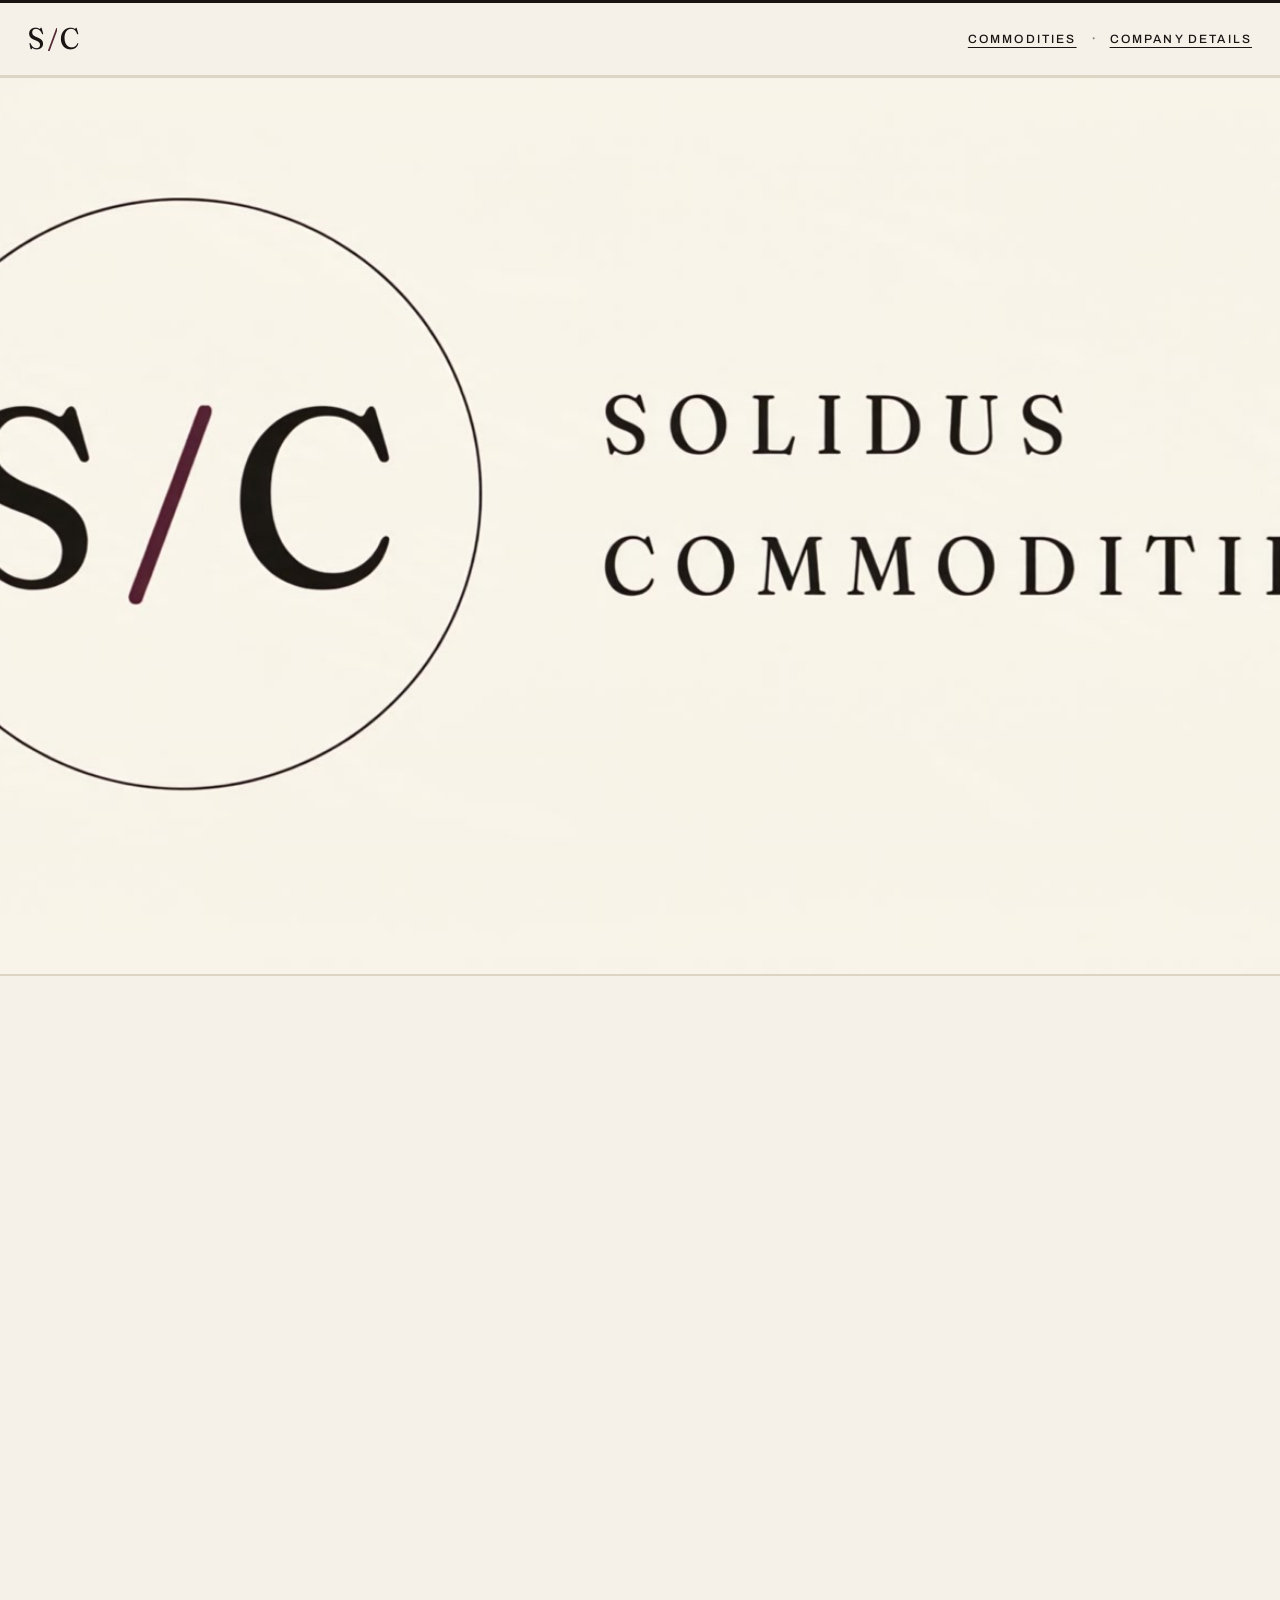
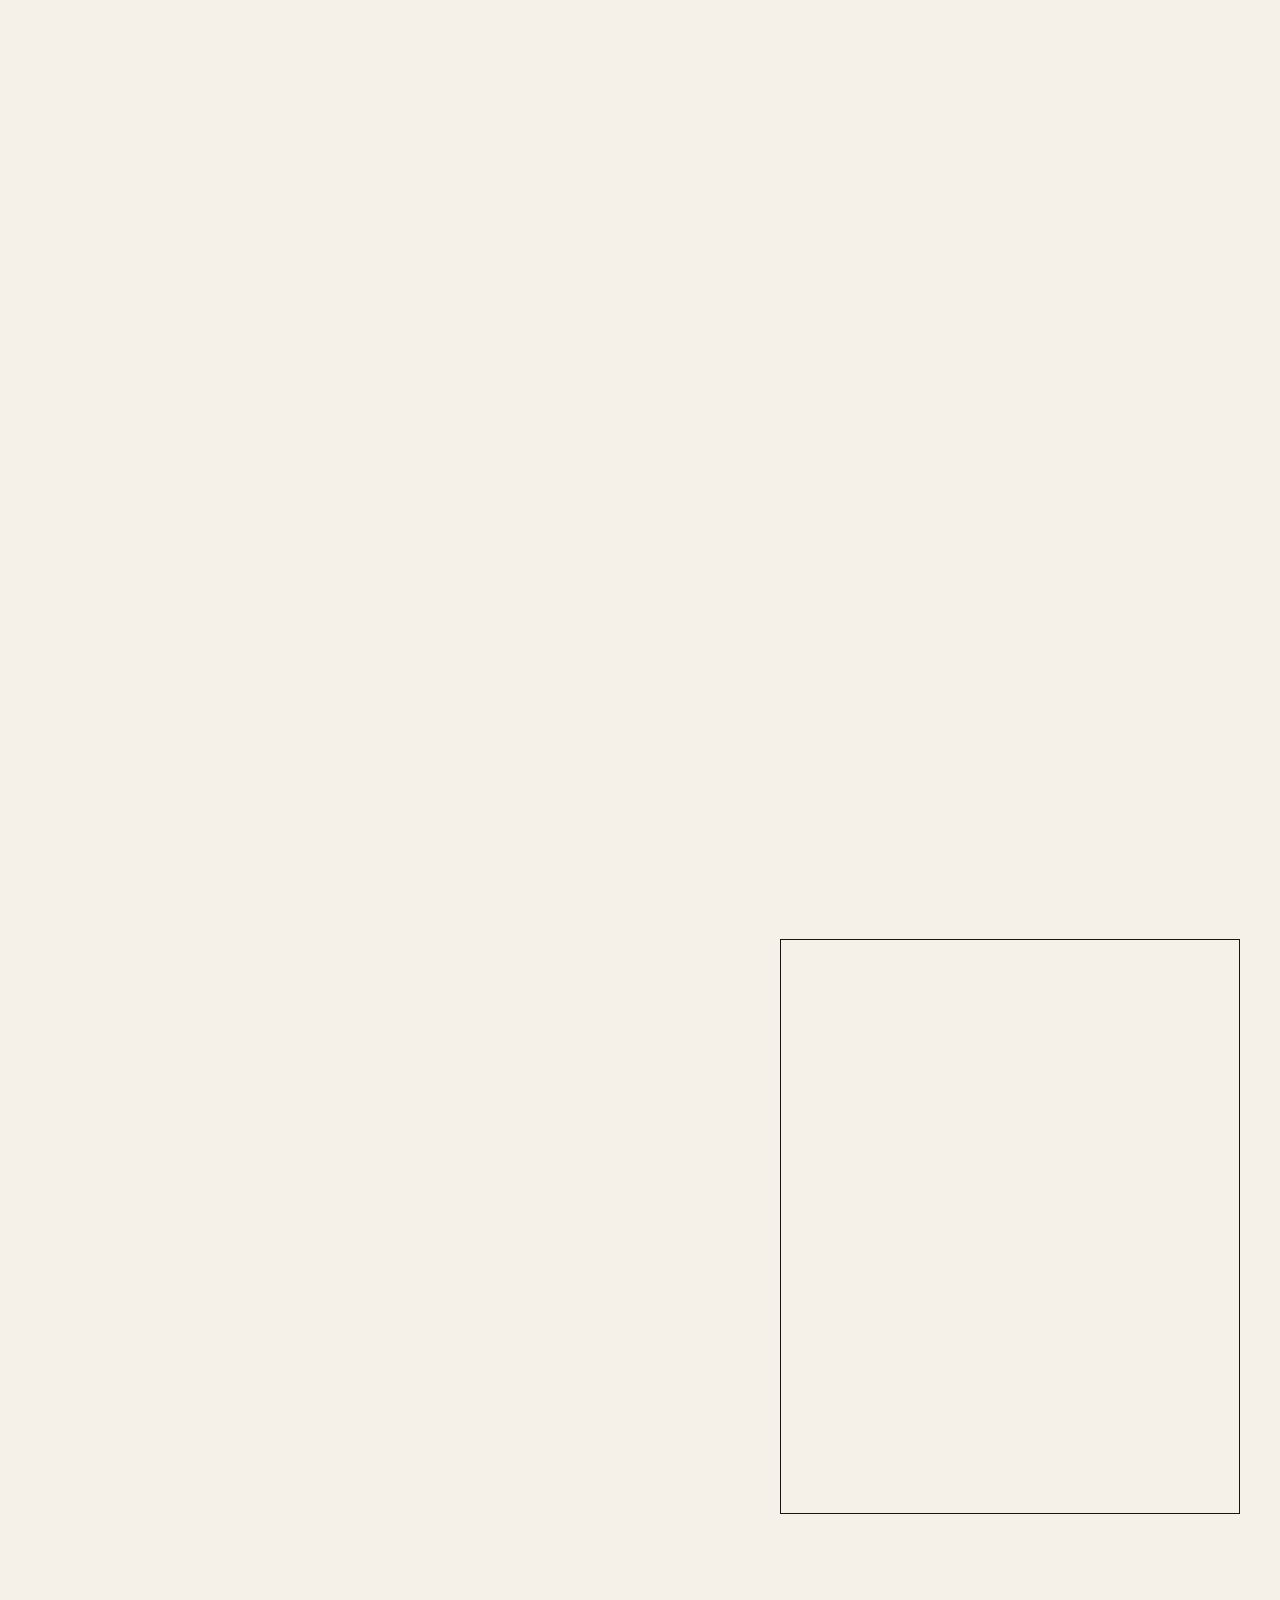
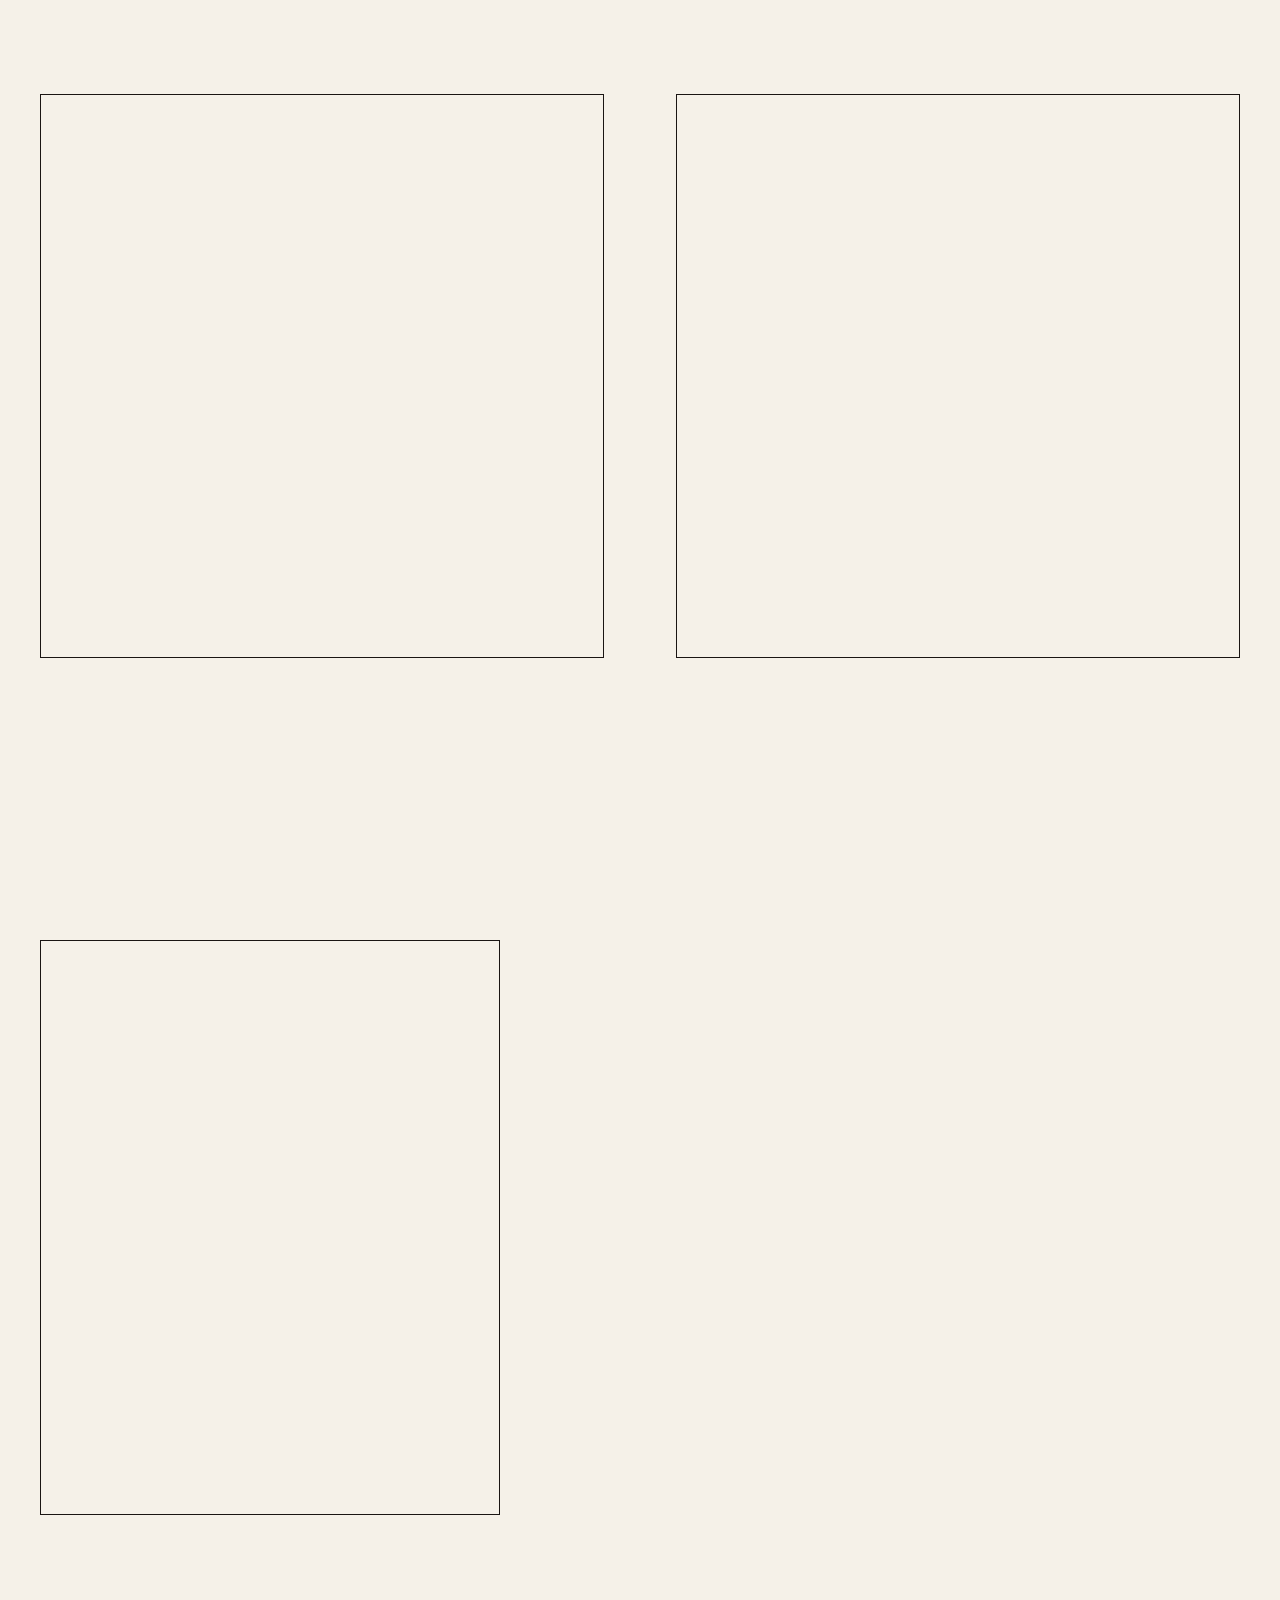
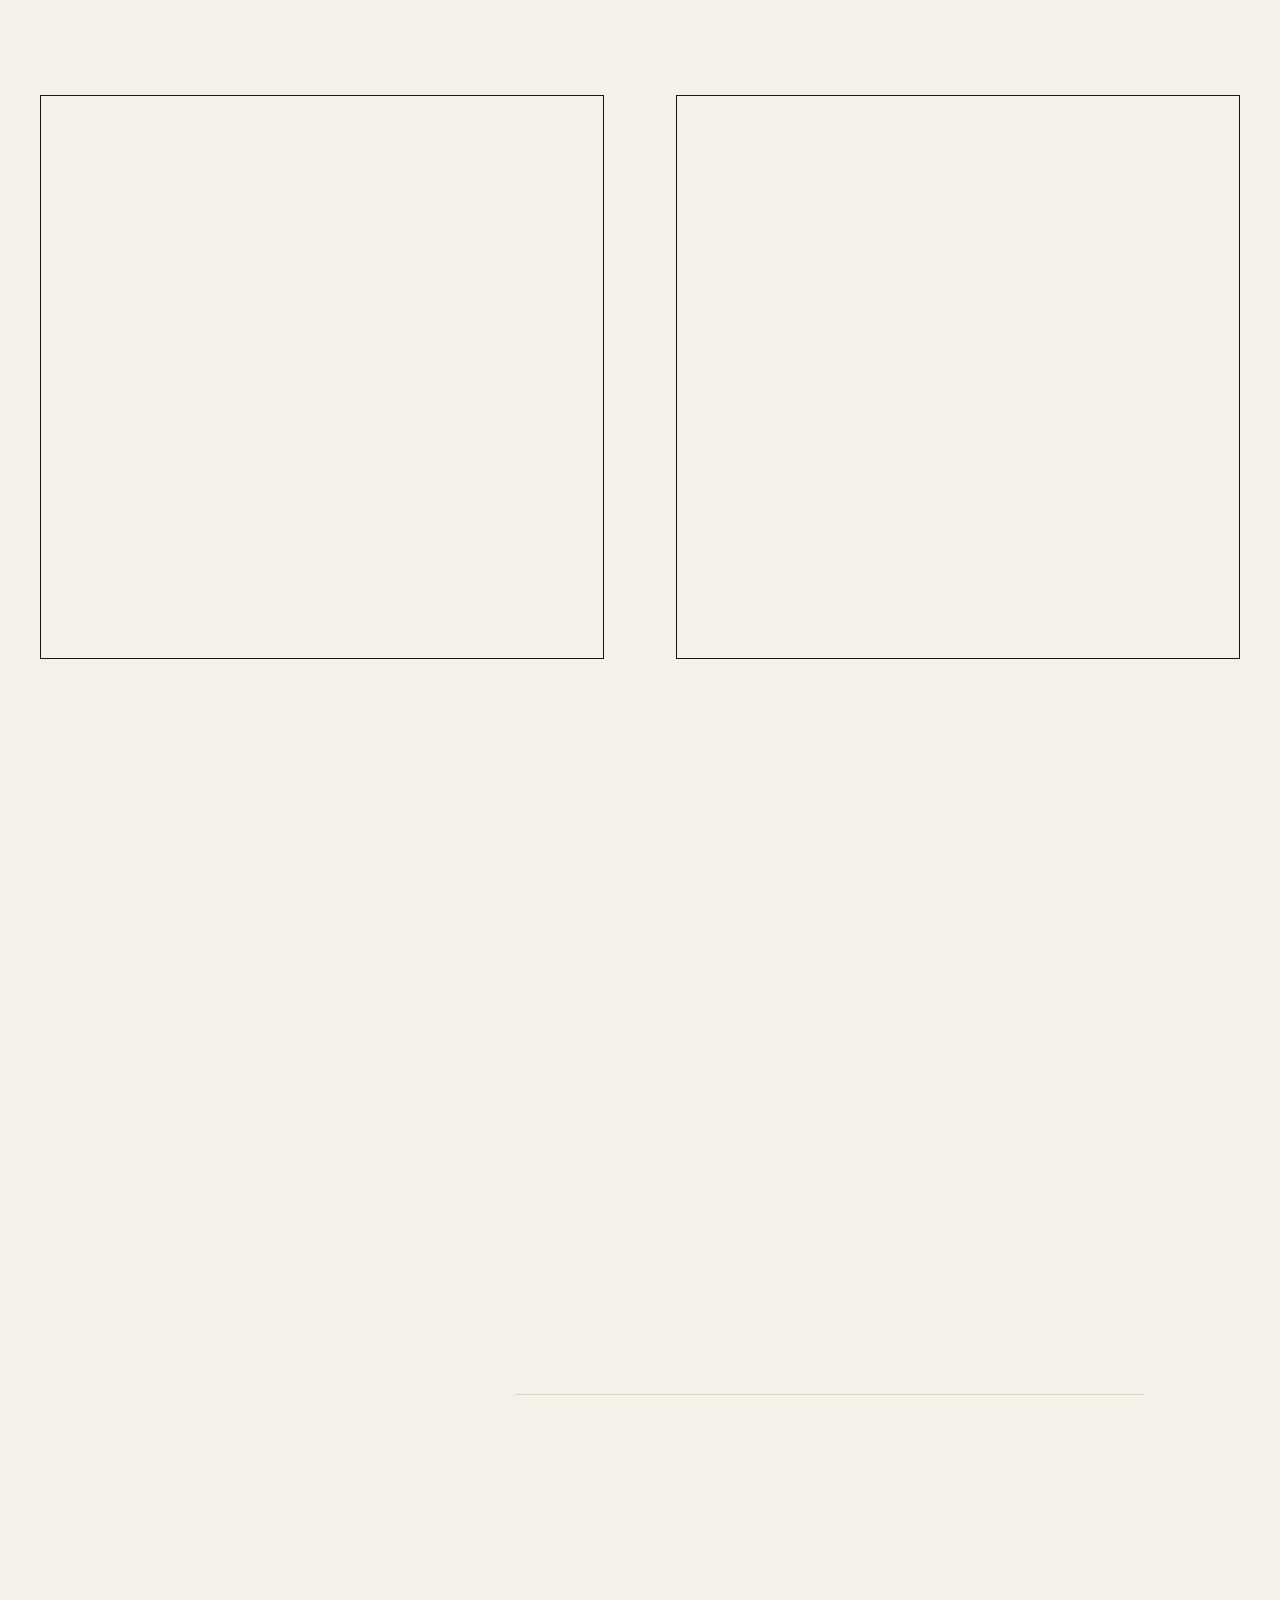
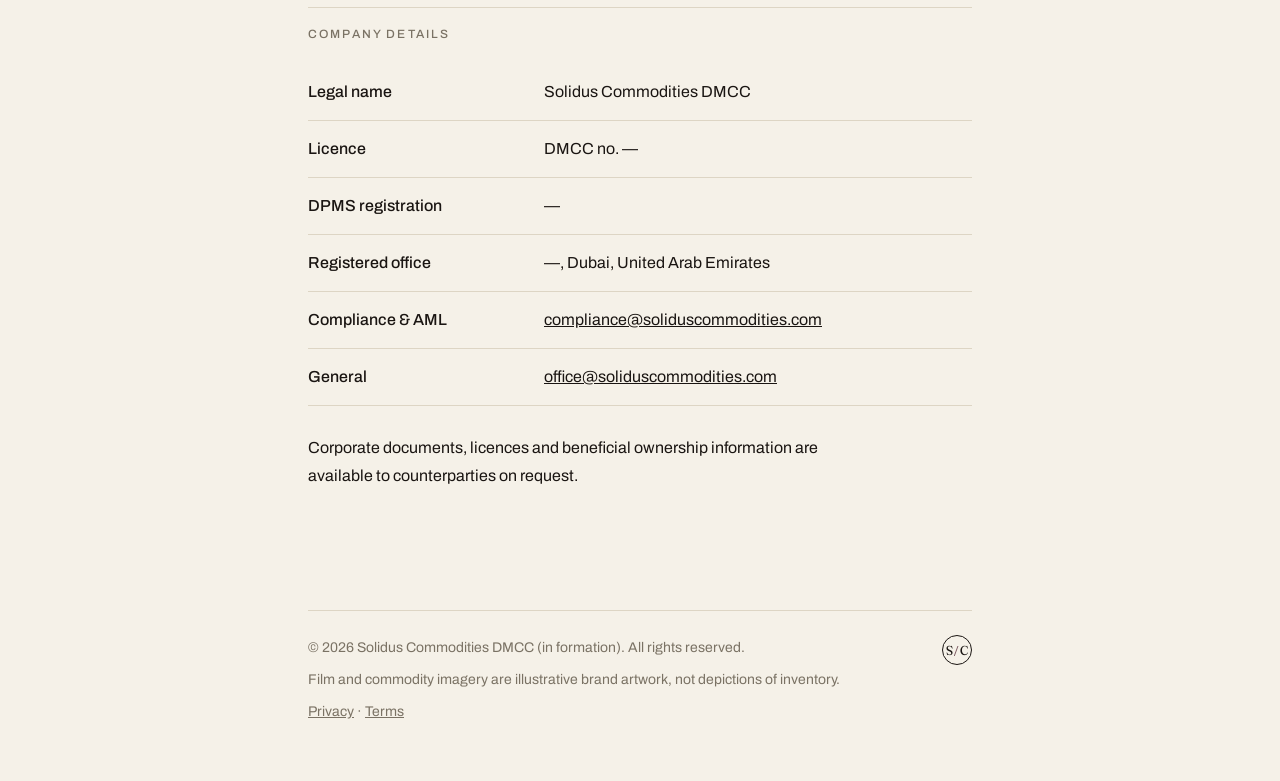
<file: index.html>
<!DOCTYPE html>
<html lang="en">
<head>
<meta charset="utf-8">
<meta name="viewport" content="width=device-width, initial-scale=1">
<meta http-equiv="Content-Security-Policy" content="default-src 'self'; script-src 'self'; style-src 'self'; font-src 'self'; img-src 'self'; media-src 'self'; connect-src 'self'; object-src 'none'; base-uri 'self'; form-action 'none'; upgrade-insecure-requests">
<title>Solidus Commodities DMCC | Physical commodities, Dubai</title>
<meta name="description" content="Solidus Commodities DMCC is a merchant and broker of physical commodities, incorporated in the Dubai Multi Commodities Centre.">
<meta property="og:title" content="Solidus Commodities DMCC | Physical commodities, Dubai">
<meta property="og:description" content="Solidus Commodities DMCC is a merchant and broker of physical commodities, incorporated in the Dubai Multi Commodities Centre.">
<meta property="og:image" content="https://soliduscommodities.com/assets/img/og-card-1200x630.png">
<meta property="og:image:width" content="1200">
<meta property="og:image:height" content="630">
<meta property="og:url" content="https://soliduscommodities.com/">
<meta property="og:type" content="website">
<meta property="og:site_name" content="Solidus Commodities DMCC">
<meta name="twitter:card" content="summary_large_image">
<meta name="twitter:title" content="Solidus Commodities DMCC | Physical commodities, Dubai">
<meta name="twitter:description" content="Solidus Commodities DMCC is a merchant and broker of physical commodities, incorporated in the Dubai Multi Commodities Centre.">
<meta name="twitter:image" content="https://soliduscommodities.com/assets/img/og-card-1200x630.png">
<link rel="canonical" href="https://soliduscommodities.com/">
<meta name="theme-color" content="#F5F1E8">
<script type="application/ld+json">
{
  "@context": "https://schema.org",
  "@type": "Organization",
  "name": "Solidus Commodities DMCC",
  "url": "https://soliduscommodities.com/",
  "logo": "https://soliduscommodities.com/assets/img/favicon-512.png",
  "image": "https://soliduscommodities.com/assets/img/og-card-1200x630.png",
  "description": "Solidus Commodities DMCC is a merchant and broker of physical commodities, incorporated in the Dubai Multi Commodities Centre.",
  "email": "office@soliduscommodities.com",
  "address": {
    "@type": "PostalAddress",
    "addressLocality": "Dubai",
    "addressCountry": "AE"
  }
}
</script>
<link rel="icon" type="image/png" sizes="512x512" href="assets/img/favicon-512.png">
<link rel="apple-touch-icon" href="assets/img/favicon-512.png">
<link rel="stylesheet" href="css/site.css?v=20260920a">
</head>
<body>

<header class="site-header">
  <a class="brand" href="#top" aria-label="Solidus Commodities">
    <span class="monogram" aria-hidden="true">S<svg class="slash" viewBox="0 0 40 96" aria-hidden="true" focusable="false"><line x1="3.5" y1="93" x2="36.5" y2="3"/></svg>C</span>
  </a>
  <nav aria-label="Sections">
    <a class="nav-link" href="#commodities">Commodities</a>
    <span class="nav-sep" aria-hidden="true">&middot;</span>
    <a class="nav-link" href="#company-details">Company details</a>
  </nav>
</header>

<section id="top" class="hero" data-hero-section>
  <div class="hero-sticky" data-hero-sticky>
    <figure class="hero-box" data-hero-box>
      <img data-hero-media src="assets/img/solidus-lockup-2016.png" alt="Solidus Commodities" width="2016" height="840" decoding="async">
    </figure>
  </div>
</section>

<main>
  <h1 class="sr-only">Solidus Commodities DMCC</h1>
  <section class="firm" aria-label="The firm">
    <div data-reveal>
      <div class="section-head"><h2>The firm</h2></div>
      <p>Solidus Commodities DMCC is a merchant and broker of physical commodities, incorporated in the Dubai Multi Commodities Centre. The firm buys, sells and connects verified supply to vetted buyers, and is licensed to import, export and sell.</p>
      <p>Counterparties are onboarded before commerce. Consignments move on documentation of origin, assay and chain of custody, or they do not move.</p>
      <p class="firm-note">The firm takes its name from the solidus, the gold coin struck under Constantine from A.D. 312. It held its weight and purity for seven centuries.</p>
    </div>
  </section>

  <section id="commodities" class="commodities">
    <div class="commodities-intro" data-reveal>
      <div class="section-head"><h2>Commodities</h2></div>
      <p>Physical trade in six lines, sourced against documentation and delivered to specification.</p>
    </div>
    <div class="commodity-rows">

      <div class="crow" data-crow>
        <div class="crow-text">
          <div class="crow-num" data-num>01</div>
          <div class="crow-name">GOLD</div>
          <p>Dor&eacute; from verified producers; refined bar to market specification. Traded on assay and provenance.</p>
        </div>
        <div class="crow-media">
          <div class="crow-frame" data-drift>
            <img src="assets/img/gold-1120.jpg" srcset="assets/img/gold-560.jpg 560w, assets/img/gold-1120.jpg 1120w, assets/img/gold-1600.jpg 1600w" sizes="(max-width: 751px) calc(100vw - 56px), 460px" width="1120" height="1400" loading="lazy" decoding="async" alt="Gold, brand artwork">
          </div>
        </div>
      </div>

      <div class="crow-pair">
        <div class="pair-item" data-crow>
          <div class="crow-frame">
            <img src="assets/img/copper-1120.jpg" srcset="assets/img/copper-560.jpg 560w, assets/img/copper-1120.jpg 1120w, assets/img/copper-1600.jpg 1600w" sizes="(max-width: 751px) calc(100vw - 56px), 564px" width="1120" height="1400" loading="lazy" decoding="async" alt="Copper, brand artwork">
          </div>
          <div class="crow-num" data-num>02</div>
          <div class="crow-name">COPPER</div>
          <p>Cathode, wire rod and concentrate to industrial specification.</p>
        </div>
        <div class="pair-item" data-crow>
          <div class="crow-frame">
            <img src="assets/img/cobalt-1120.jpg" srcset="assets/img/cobalt-560.jpg 560w, assets/img/cobalt-1120.jpg 1120w, assets/img/cobalt-1600.jpg 1600w" sizes="(max-width: 751px) calc(100vw - 56px), 564px" width="1120" height="1400" loading="lazy" decoding="async" alt="Cobalt, brand artwork">
          </div>
          <div class="crow-num" data-num>03</div>
          <div class="crow-name">COBALT</div>
          <p>Metal briquette and hydroxide, sourced under due diligence appropriate to origin.</p>
        </div>
      </div>

      <div class="crow" data-crow>
        <div class="crow-media crow-media-left">
          <div class="crow-frame" data-drift>
            <img src="assets/img/coal-1120.jpg" srcset="assets/img/coal-560.jpg 560w, assets/img/coal-1120.jpg 1120w, assets/img/coal-1600.jpg 1600w" sizes="(max-width: 751px) calc(100vw - 56px), 460px" width="1120" height="1400" loading="lazy" decoding="async" alt="Coal, brand artwork">
          </div>
        </div>
        <div class="crow-text crow-text-mirror">
          <div class="crow-num" data-num>04</div>
          <div class="crow-name">COAL</div>
          <p>Thermal and metallurgical grades, contracted on calorific value, ash and sulphur.</p>
        </div>
      </div>

      <div class="crow-pair crow-pair-mirror">
        <div class="pair-item" data-crow>
          <div class="crow-frame">
            <img src="assets/img/fertiliser-1120.jpg" srcset="assets/img/fertiliser-560.jpg 560w, assets/img/fertiliser-1120.jpg 1120w, assets/img/fertiliser-1600.jpg 1600w" sizes="(max-width: 751px) calc(100vw - 56px), 564px" width="1120" height="1400" loading="lazy" decoding="async" alt="Fertiliser, brand artwork">
          </div>
          <div class="crow-num" data-num>05</div>
          <div class="crow-name">FERTILISER</div>
          <p>Urea, potash and phosphates in bulk, delivered to season and contract.</p>
        </div>
        <div class="pair-item" data-crow>
          <div class="crow-frame">
            <img src="assets/img/sulphur-1120.jpg" srcset="assets/img/sulphur-560.jpg 560w, assets/img/sulphur-1120.jpg 1120w, assets/img/sulphur-1600.jpg 1600w" sizes="(max-width: 751px) calc(100vw - 56px), 564px" width="1120" height="1400" loading="lazy" decoding="async" alt="Sulphur, brand artwork">
          </div>
          <div class="crow-num" data-num>06</div>
          <div class="crow-name">SULPHUR</div>
          <p>Granulated, in bulk, contracted on specification and laycan.</p>
        </div>
      </div>

    </div>
  </section>

  <section class="compliance" aria-label="Compliance">
    <div class="compliance-title">
      <div class="section-head section-head-tight" data-reveal><h2>Compliance</h2></div>
    </div>
    <div class="compliance-register">
      <dl class="register">
        <div class="register-row" data-comp-row>
          <dt>DPMS registration</dt>
          <dd>Ministry of Economy, reg. no. &mdash;</dd>
        </div>
        <div class="register-row" data-comp-row>
          <dt>goAML enrolment</dt>
          <dd>UAE Financial Intelligence Unit</dd>
        </div>
        <div class="register-row" data-comp-row>
          <dt>AML/CFT programme</dt>
          <dd>Maintained and filed; available to counterparties under NDA</dd>
        </div>
        <div class="register-row" data-comp-row>
          <dt>Supply-chain due diligence</dt>
          <dd>Aligned to the OECD Due Diligence Guidance for mineral supply chains from conflict-affected and high-risk areas</dd>
        </div>
        <div class="register-row" data-comp-row>
          <dt>Settlement</dt>
          <dd>Through regulated banking channels, structured to contract: telegraphic transfer, documentary letter of credit, documentary collection, or escrow.</dd>
        </div>
      </dl>
      <p class="register-close" data-comp-row>Counterparty onboarding precedes commercial discussion. Documentation precedes movement.</p>
    </div>
  </section>

  <section id="company-details" class="company">
    <div class="section-head"><h2>Company details</h2></div>
    <dl class="register">
      <div class="register-row register-row-first">
        <dt>Legal name</dt>
        <dd>Solidus Commodities DMCC</dd>
      </div>
      <div class="register-row">
        <dt>Licence</dt>
        <dd>DMCC no. &mdash;</dd>
      </div>
      <div class="register-row">
        <dt>DPMS registration</dt>
        <dd>&mdash;</dd>
      </div>
      <div class="register-row">
        <dt>Registered office</dt>
        <dd>&mdash;, Dubai, United Arab Emirates</dd>
      </div>
      <div class="register-row">
        <dt>Compliance &amp; AML</dt>
        <dd><a href="mailto:compliance@soliduscommodities.com">compliance@soliduscommodities.com</a></dd>
      </div>
      <div class="register-row">
        <dt>General</dt>
        <dd><a href="mailto:office@soliduscommodities.com">office@soliduscommodities.com</a></dd>
      </div>
    </dl>
    <p class="register-close">Corporate documents, licences and beneficial ownership information are available to counterparties on request.</p>
  </section>
</main>

<footer class="site-footer">
  <div class="footer-inner">
    <div class="footer-text">
      <p>&copy; 2026 Solidus Commodities DMCC (in formation). All rights reserved.</p>
      <p>Film and commodity imagery are illustrative brand artwork, not depictions of inventory.</p>
      <p class="footer-links"><a href="/privacy">Privacy</a> <span aria-hidden="true">&middot;</span> <a href="/terms">Terms</a></p>
    </div>
    <span class="monogram-avatar" aria-hidden="true">
      <span class="monogram monogram-small">S<svg class="slash" viewBox="0 0 40 96" aria-hidden="true" focusable="false"><line x1="3.5" y1="93" x2="36.5" y2="3"/></svg>C</span>
    </span>
  </div>
</footer>

<script src="js/site.js?v=20260920a" defer></script>
</body>
</html>
</file>
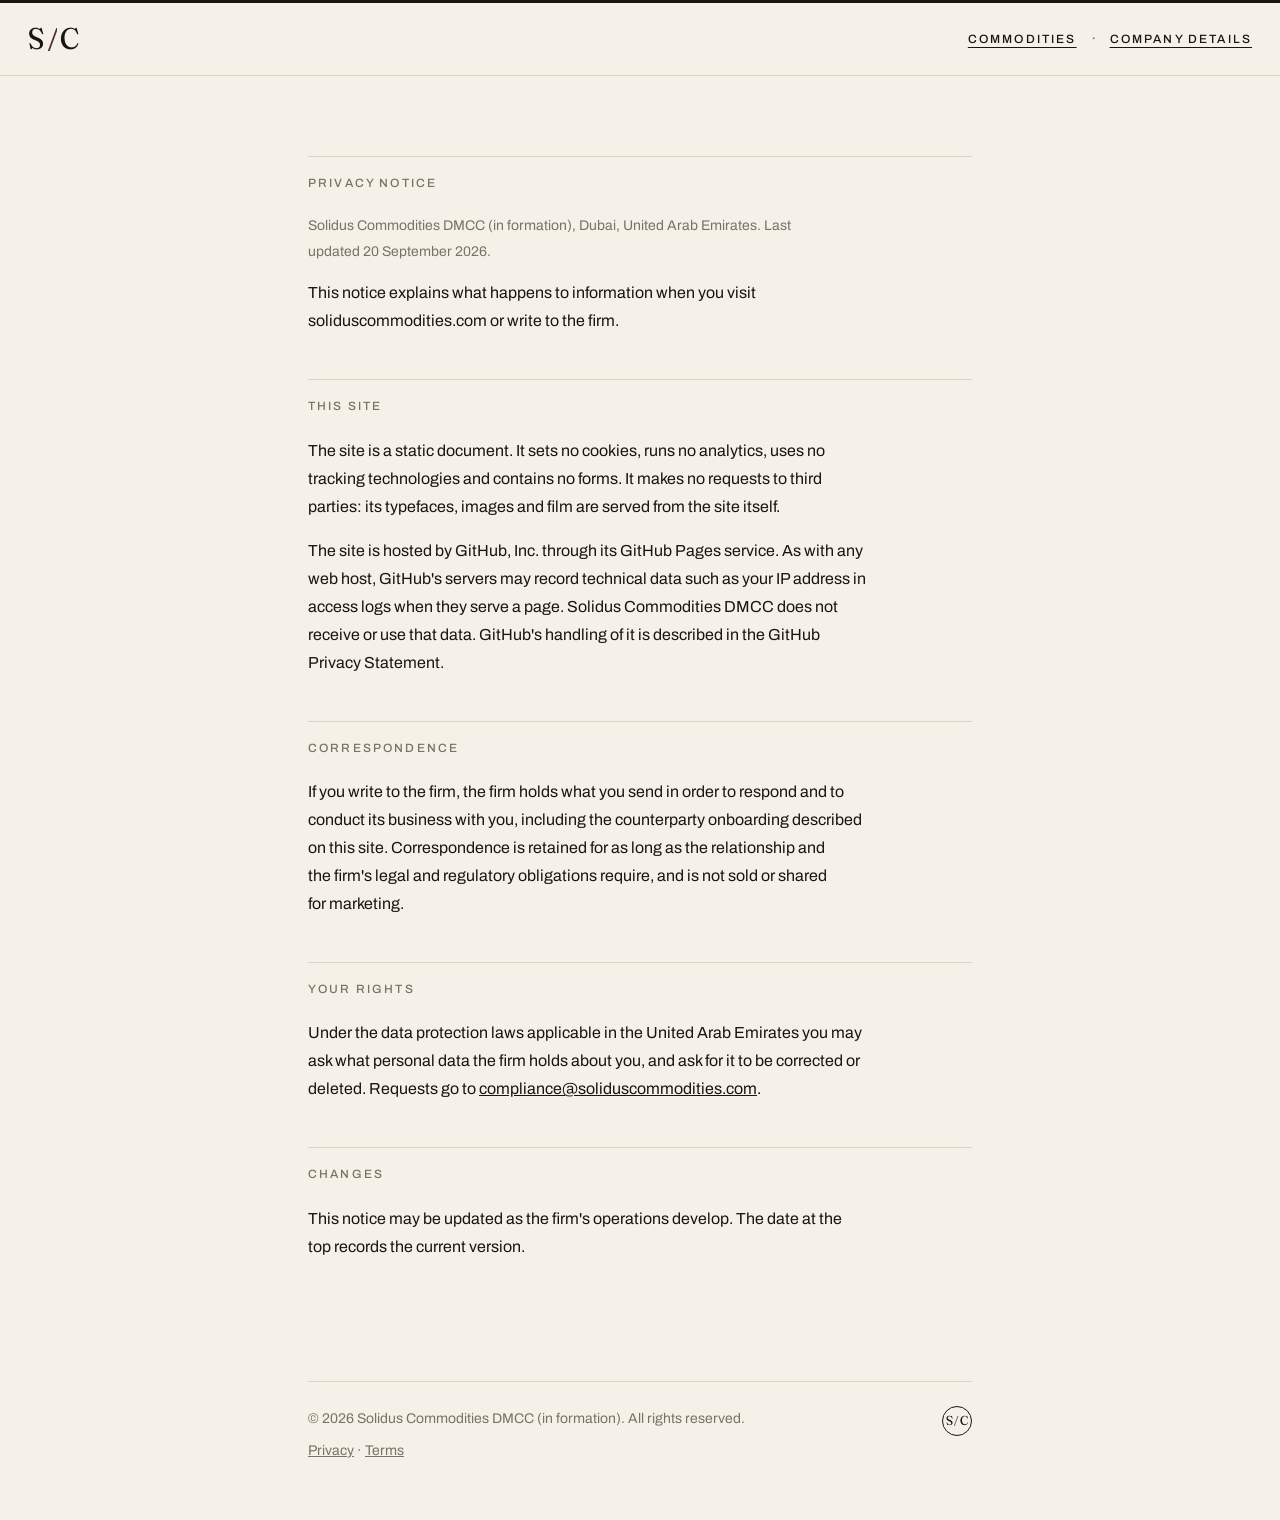
<file: privacy.html>
<!DOCTYPE html>
<html lang="en">
<head>
<meta charset="utf-8">
<meta name="viewport" content="width=device-width, initial-scale=1">
<meta http-equiv="Content-Security-Policy" content="default-src 'self'; script-src 'self'; style-src 'self'; font-src 'self'; img-src 'self'; media-src 'self'; connect-src 'self'; object-src 'none'; base-uri 'self'; form-action 'none'; upgrade-insecure-requests">
<title>Privacy notice | Solidus Commodities DMCC</title>
<meta name="description" content="Privacy notice for soliduscommodities.com. The site sets no cookies, runs no analytics and collects no personal data.">
<link rel="canonical" href="https://soliduscommodities.com/privacy">
<meta name="theme-color" content="#F5F1E8">
<link rel="icon" type="image/png" sizes="512x512" href="/assets/img/favicon-512.png">
<link rel="apple-touch-icon" href="/assets/img/favicon-512.png">
<link rel="stylesheet" href="/css/site.css?v=20260920a">
</head>
<body>

<header class="site-header">
  <a class="brand" href="/" aria-label="Solidus Commodities">
    <span class="monogram" aria-hidden="true">S<svg class="slash" viewBox="0 0 40 96" aria-hidden="true" focusable="false"><line x1="3.5" y1="93" x2="36.5" y2="3"/></svg>C</span>
  </a>
  <nav aria-label="Sections">
    <a class="nav-link" href="/#commodities">Commodities</a>
    <span class="nav-sep" aria-hidden="true">&middot;</span>
    <a class="nav-link" href="/#company-details">Company details</a>
  </nav>
</header>

<main class="doc-page">
  <h1 class="sr-only">Privacy notice</h1>

  <div class="section-head"><h2>Privacy notice</h2></div>
  <p class="doc-meta">Solidus Commodities DMCC (in formation), Dubai, United Arab Emirates. Last updated 20 September 2026.</p>

  <p>This notice explains what happens to information when you visit soliduscommodities.com or write to the firm.</p>

  <div class="section-head"><h2>This site</h2></div>
  <p>The site is a static document. It sets no cookies, runs no analytics, uses no tracking technologies and contains no forms. It makes no requests to third parties: its typefaces, images and film are served from the site itself.</p>
  <p>The site is hosted by GitHub, Inc. through its GitHub Pages service. As with any web host, GitHub's servers may record technical data such as your IP address in access logs when they serve a page. Solidus Commodities DMCC does not receive or use that data. GitHub's handling of it is described in the GitHub Privacy Statement.</p>

  <div class="section-head"><h2>Correspondence</h2></div>
  <p>If you write to the firm, the firm holds what you send in order to respond and to conduct its business with you, including the counterparty onboarding described on this site. Correspondence is retained for as long as the relationship and the firm's legal and regulatory obligations require, and is not sold or shared for marketing.</p>

  <div class="section-head"><h2>Your rights</h2></div>
  <p>Under the data protection laws applicable in the United Arab Emirates you may ask what personal data the firm holds about you, and ask for it to be corrected or deleted. Requests go to <a href="mailto:compliance@soliduscommodities.com">compliance@soliduscommodities.com</a>.</p>

  <div class="section-head"><h2>Changes</h2></div>
  <p>This notice may be updated as the firm's operations develop. The date at the top records the current version.</p>
</main>

<footer class="site-footer">
  <div class="footer-inner">
    <div class="footer-text">
      <p>&copy; 2026 Solidus Commodities DMCC (in formation). All rights reserved.</p>
      <p class="footer-links"><a href="/privacy">Privacy</a> <span aria-hidden="true">&middot;</span> <a href="/terms">Terms</a></p>
    </div>
    <span class="monogram-avatar" aria-hidden="true">
      <span class="monogram monogram-small">S<svg class="slash" viewBox="0 0 40 96" aria-hidden="true" focusable="false"><line x1="3.5" y1="93" x2="36.5" y2="3"/></svg>C</span>
    </span>
  </div>
</footer>

</body>
</html>
</file>
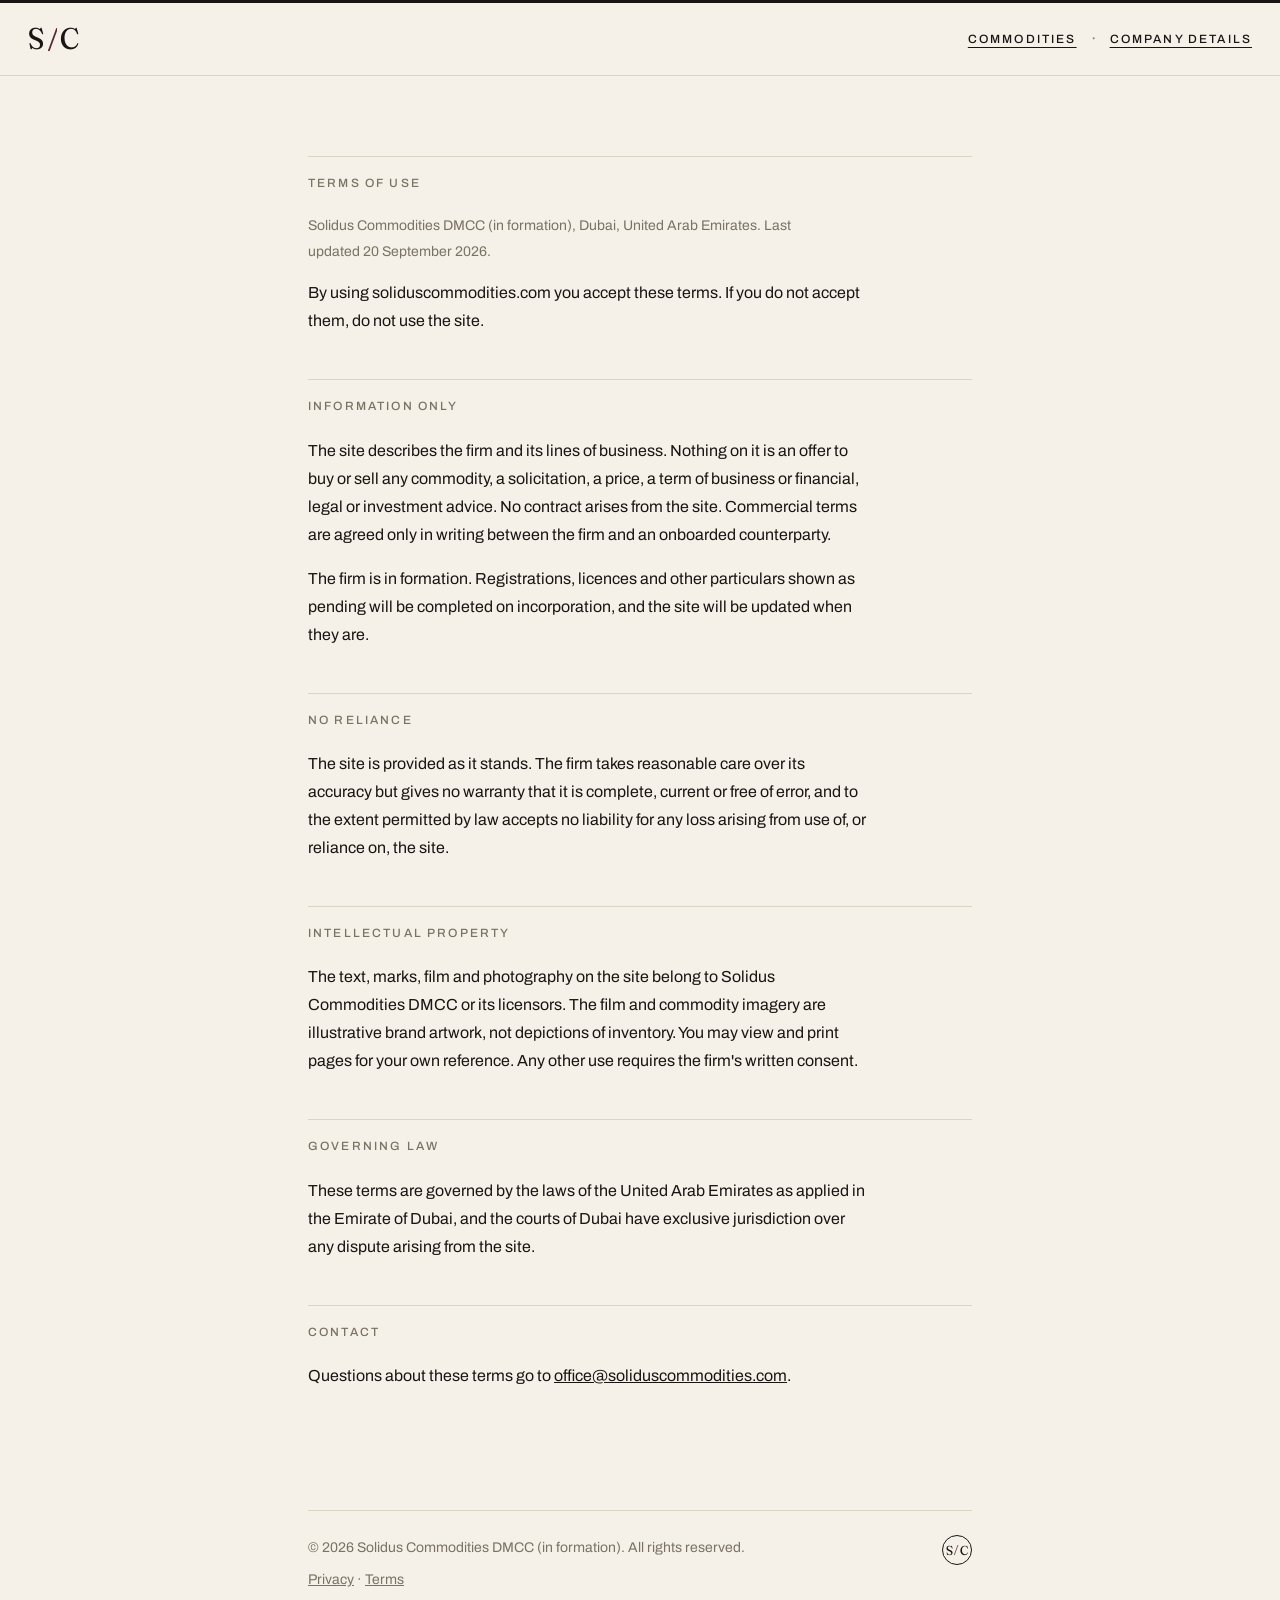
<file: terms.html>
<!DOCTYPE html>
<html lang="en">
<head>
<meta charset="utf-8">
<meta name="viewport" content="width=device-width, initial-scale=1">
<meta http-equiv="Content-Security-Policy" content="default-src 'self'; script-src 'self'; style-src 'self'; font-src 'self'; img-src 'self'; media-src 'self'; connect-src 'self'; object-src 'none'; base-uri 'self'; form-action 'none'; upgrade-insecure-requests">
<title>Terms of use | Solidus Commodities DMCC</title>
<meta name="description" content="Terms of use for soliduscommodities.com. The site is for information only and nothing on it is an offer, a solicitation or advice.">
<link rel="canonical" href="https://soliduscommodities.com/terms">
<meta name="theme-color" content="#F5F1E8">
<link rel="icon" type="image/png" sizes="512x512" href="/assets/img/favicon-512.png">
<link rel="apple-touch-icon" href="/assets/img/favicon-512.png">
<link rel="stylesheet" href="/css/site.css?v=20260920a">
</head>
<body>

<header class="site-header">
  <a class="brand" href="/" aria-label="Solidus Commodities">
    <span class="monogram" aria-hidden="true">S<svg class="slash" viewBox="0 0 40 96" aria-hidden="true" focusable="false"><line x1="3.5" y1="93" x2="36.5" y2="3"/></svg>C</span>
  </a>
  <nav aria-label="Sections">
    <a class="nav-link" href="/#commodities">Commodities</a>
    <span class="nav-sep" aria-hidden="true">&middot;</span>
    <a class="nav-link" href="/#company-details">Company details</a>
  </nav>
</header>

<main class="doc-page">
  <h1 class="sr-only">Terms of use</h1>

  <div class="section-head"><h2>Terms of use</h2></div>
  <p class="doc-meta">Solidus Commodities DMCC (in formation), Dubai, United Arab Emirates. Last updated 20 September 2026.</p>

  <p>By using soliduscommodities.com you accept these terms. If you do not accept them, do not use the site.</p>

  <div class="section-head"><h2>Information only</h2></div>
  <p>The site describes the firm and its lines of business. Nothing on it is an offer to buy or sell any commodity, a solicitation, a price, a term of business or financial, legal or investment advice. No contract arises from the site. Commercial terms are agreed only in writing between the firm and an onboarded counterparty.</p>
  <p>The firm is in formation. Registrations, licences and other particulars shown as pending will be completed on incorporation, and the site will be updated when they are.</p>

  <div class="section-head"><h2>No reliance</h2></div>
  <p>The site is provided as it stands. The firm takes reasonable care over its accuracy but gives no warranty that it is complete, current or free of error, and to the extent permitted by law accepts no liability for any loss arising from use of, or reliance on, the site.</p>

  <div class="section-head"><h2>Intellectual property</h2></div>
  <p>The text, marks, film and photography on the site belong to Solidus Commodities DMCC or its licensors. The film and commodity imagery are illustrative brand artwork, not depictions of inventory. You may view and print pages for your own reference. Any other use requires the firm's written consent.</p>

  <div class="section-head"><h2>Governing law</h2></div>
  <p>These terms are governed by the laws of the United Arab Emirates as applied in the Emirate of Dubai, and the courts of Dubai have exclusive jurisdiction over any dispute arising from the site.</p>

  <div class="section-head"><h2>Contact</h2></div>
  <p>Questions about these terms go to <a href="mailto:office@soliduscommodities.com">office@soliduscommodities.com</a>.</p>
</main>

<footer class="site-footer">
  <div class="footer-inner">
    <div class="footer-text">
      <p>&copy; 2026 Solidus Commodities DMCC (in formation). All rights reserved.</p>
      <p class="footer-links"><a href="/privacy">Privacy</a> <span aria-hidden="true">&middot;</span> <a href="/terms">Terms</a></p>
    </div>
    <span class="monogram-avatar" aria-hidden="true">
      <span class="monogram monogram-small">S<svg class="slash" viewBox="0 0 40 96" aria-hidden="true" focusable="false"><line x1="3.5" y1="93" x2="36.5" y2="3"/></svg>C</span>
    </span>
  </div>
</footer>

</body>
</html>
</file>
<file: css/site.css>
/* ---- Typefaces: self-hosted (OFL). No third-party requests leave the site. ---- */

@font-face {
  font-family: 'Archivo';
  font-style: normal;
  font-weight: 100 900;
  font-display: swap;
  src: url('../assets/fonts/archivo-latin-ext.woff2') format('woff2');
  unicode-range: U+0100-02BA, U+02BD-02C5, U+02C7-02CC, U+02CE-02D7, U+02DD-02FF, U+0304, U+0308, U+0329, U+1D00-1DBF, U+1E00-1E9F, U+1EF2-1EFF, U+2020, U+20A0-20AB, U+20AD-20C0, U+2113, U+2C60-2C7F, U+A720-A7FF;
}

@font-face {
  font-family: 'Archivo';
  font-style: normal;
  font-weight: 100 900;
  font-display: swap;
  src: url('../assets/fonts/archivo-latin.woff2') format('woff2');
  unicode-range: U+0000-00FF, U+0131, U+0152-0153, U+02BB-02BC, U+02C6, U+02DA, U+02DC, U+0304, U+0308, U+0329, U+2000-206F, U+20AC, U+2122, U+2191, U+2193, U+2212, U+2215, U+FEFF, U+FFFD;
}

@font-face {
  font-family: 'Fraunces';
  font-style: normal;
  font-weight: 100 900;
  font-display: swap;
  src: url('../assets/fonts/fraunces-latin-ext.woff2') format('woff2');
  unicode-range: U+0100-02BA, U+02BD-02C5, U+02C7-02CC, U+02CE-02D7, U+02DD-02FF, U+0304, U+0308, U+0329, U+1D00-1DBF, U+1E00-1E9F, U+1EF2-1EFF, U+2020, U+20A0-20AB, U+20AD-20C0, U+2113, U+2C60-2C7F, U+A720-A7FF;
}

@font-face {
  font-family: 'Fraunces';
  font-style: normal;
  font-weight: 100 900;
  font-display: swap;
  src: url('../assets/fonts/fraunces-latin.woff2') format('woff2');
  unicode-range: U+0000-00FF, U+0131, U+0152-0153, U+02BB-02BC, U+02C6, U+02DA, U+02DC, U+0304, U+0308, U+0329, U+2000-206F, U+20AC, U+2122, U+2191, U+2193, U+2212, U+2215, U+FEFF, U+FFFD;
}

/* Solidus Commodities DMCC — one-page site.
   Palette and rules locked per SC/BRD/CP0001 v1.2 + DB0002 v2: five colours, no gradients,
   no shadows, no blur, no dark mode, radius 0 (2px inputs only). */

:root {
  --ink: #1A1512;
  --paper: #F5F1E8;
  --porphyry: #552936;
  --hairline: #DDD5C4;
  --muted: #7A7264;
  --ghost: #D4D0C8; /* 15% Ink flattened onto Paper, pre-computed */

  --font-display: 'Fraunces', 'Source Serif 4', Georgia, 'Times New Roman', serif;
  --font-text: 'Archivo', 'Helvetica Neue', Arial, sans-serif;
  --axes-display: 'opsz' 144, 'SOFT' 60, 'WONK' 0;
  --weight-display: 460;
}

html {
  color-scheme: light only;
}

body {
  margin: 0;
  border-top: 3px solid var(--ink); /* document-top rule */
  background: var(--paper);
  color: var(--ink);
  font-family: var(--font-text);
  font-weight: 400;
  font-size: 16px;
  line-height: 1.75;
  font-variant-numeric: tabular-nums lining-nums;
  -webkit-font-smoothing: antialiased;
  text-rendering: optimizeLegibility;
}

p { text-wrap: pretty; }

.sr-only {
  position: absolute;
  width: 1px;
  height: 1px;
  padding: 0;
  margin: -1px;
  overflow: hidden;
  clip-path: inset(50%);
  white-space: nowrap;
}

a { color: var(--ink); }
a:hover { color: var(--porphyry); }
::selection { background: var(--porphyry); color: var(--paper); }
:focus-visible { outline: 2px solid var(--porphyry); outline-offset: 2px; }

/* ---- Monogram ---- */

.monogram {
  font-family: var(--font-display);
  font-weight: var(--weight-display);
  font-variation-settings: var(--axes-display);
  letter-spacing: 0.04em;
  color: var(--ink);
  font-size: 30px;
  line-height: 1;
  white-space: nowrap;
  display: inline-block;
}

.slash {
  height: 0.78em;
  width: auto;
  display: inline-block;
  vertical-align: -0.07em;
  margin: 0 0.08em;
}

.slash line {
  stroke: var(--porphyry);
  stroke-width: 7;
  stroke-linecap: round;
  stroke-dasharray: 96; /* line length ≈ 95.9 — enables the draw-on */
}

/* The slash is drawn, not typed — the header mark draws itself once at load. */
.slash-pre line { stroke-dashoffset: 96; }
.slash-drawn line {
  stroke-dashoffset: 0;
  transition: stroke-dashoffset 0.6s ease-out 0.15s;
}

.monogram-small { font-size: 13px; } /* 44% of the 30px avatar */

.monogram-avatar {
  width: 30px;
  height: 30px;
  border-radius: 50%;
  border: 1px solid var(--ink);
  background: var(--paper);
  display: inline-flex;
  align-items: center;
  justify-content: center;
  box-sizing: border-box;
  flex: 0 0 auto;
}

/* ---- Header ---- */

.site-header {
  display: flex;
  justify-content: space-between;
  align-items: center;
  flex-wrap: wrap;
  gap: 8px 32px;
  padding: 14px 28px;
  border-bottom: 1px solid var(--hairline);
  position: sticky;
  top: 0;
  z-index: 3;
  background: var(--paper);
}

.brand {
  display: inline-flex;
  align-items: center;
  min-height: 44px;
  text-decoration: none;
}

.site-header nav {
  display: flex;
  align-items: center;
  gap: 14px;
}

.nav-link {
  display: inline-flex;
  align-items: center;
  min-height: 44px;
  font-weight: 500;
  font-size: 12px;
  letter-spacing: 0.18em;
  text-transform: uppercase;
  color: var(--ink);
  text-decoration: underline;
  text-decoration-thickness: 1px;
  text-underline-offset: 4px;
}

.nav-link:hover { color: var(--porphyry); }

.nav-sep { color: var(--muted); }

/* ---- Hero — pinned film (cinema settles into document) ----
   Static (no JS / reduced motion): the settled framed panel.
   JS pins the section (1.9 viewports tall) and scrubs scale from full-bleed to frame. */

.hero { background: var(--paper); }

.hero-sticky {
  padding: 56px 28px;
  display: flex;
  align-items: center;
  justify-content: center;
}

.hero-box {
  margin: 0;
  width: min(1008px, 100%);
  aspect-ratio: 21 / 9;
  position: relative;
  border: 1px solid var(--hairline);
  box-sizing: border-box;
  background: var(--paper);
  display: flex;
  align-items: center;
  justify-content: center;
  transform-origin: center center;
  overflow: hidden;
}

.hero-box img,
.hero-box video {
  position: absolute;
  inset: 0;
  width: 100%;
  height: 100%;
  background: var(--paper);
}

.hero-box img { object-fit: contain; } /* lockup ground is Paper — frames seamlessly */
.hero-box video { object-fit: cover; }

/* Portrait: the film runs full ultra-wide, bleeding edge to edge and sitting
   flush under the letterhead (whose hairline is the only rule between them).
   Native 21:9 — the film and its lockup end frame show uncropped. */
@media (max-width: 751px), (orientation: portrait) {
  .hero-sticky { padding: 0; }
  .hero-box {
    width: 100%;
    max-width: none;
    border: 0;
  }
  /* the sticky register title is a desktop conceit — on portrait it hovers
     over the rows as they pass; static reads correctly */
  .compliance .compliance-title {
    position: static;
    padding-bottom: 0;
  }
  /* the rule belongs to the film's edge: full-bleed hairline directly under the
     video is the border between film and document; the firm's own top rule
     would double it and is dropped */
  .hero { border-bottom: 1px solid var(--hairline); }
  .firm .section-head { border-top: 0; }
  .firm .section-head::after { display: none; }
}

/* ---- Scroll cue — a cut-paper tag (SCROLL + drawn arrow), fixed bottom-centre ----
   JS-created on a timer after load; dismissed by movement or after a few bobs.
   Never present under reduced motion. */

.scroll-cue {
  /* fixed, not absolute: the sticky stage hangs below the fold by the header's
     height until the pin engages, which would push an absolute cue off-screen.
     A cut-paper tag: legible over film and paper alike. */
  position: fixed;
  bottom: 24px;
  left: 50%;
  transform: translateX(-50%);
  z-index: 2;
  display: inline-flex;
  align-items: center;
  gap: 10px;
  padding: 10px 16px;
  background: var(--paper);
  border: 1px solid var(--hairline);
  opacity: 0;
  transition: opacity 0.4s ease-out;
  pointer-events: none;
}

.scroll-cue.cue-on { opacity: 1; }
.scroll-cue.cue-off { opacity: 0; }

.cue-label {
  font-weight: 500;
  font-size: 12px;
  letter-spacing: 0.18em;
  text-transform: uppercase;
  color: var(--ink);
  line-height: 1;
}

.cue-arrow {
  display: block;
  width: 14px;
  height: 19px;
  overflow: visible;
}

.cue-arrow path {
  fill: none;
  stroke: var(--porphyry);
  stroke-width: 2.5;
  stroke-linecap: round;
  stroke-linejoin: round;
}

.scroll-cue.cue-on .cue-arrow {
  animation: cue-bob 1.6s ease-in-out infinite;
}

@keyframes cue-bob {
  0%, 100% { transform: translateY(0); }
  50% { transform: translateY(4px); }
}

/* ---- Reveal machinery ----
   JS arms off-screen elements with .rv and fires .rv-in once on entry; --rv-delay
   staggers batches. Without JS (or under reduced motion) nothing is ever hidden. */

.rv:not(.crow):not(.pair-item) {
  opacity: 0;
  transform: translateY(8px);
}

.rv.rv-in:not(.crow):not(.pair-item) {
  opacity: 1;
  transform: none;
  transition:
    opacity 0.4s ease-out var(--rv-delay, 0ms),
    transform 0.4s ease-out var(--rv-delay, 0ms);
}

/* ---- Section heading pattern ---- */

.section-head {
  border-top: 1px solid var(--hairline);
  padding-top: 16px;
  margin-bottom: 20px;
  position: relative;
}

/* The rule draws in: a Paper cover over the hairline retracts to the right.
   Default is uncovered, so the rule is always present without JS. */
.section-head::after {
  content: '';
  position: absolute;
  top: -1px;
  left: 0;
  right: 0;
  height: 1px;
  background: var(--paper);
  transform-origin: 100% 50%;
  transform: scaleX(0);
}

.rv .section-head::after,
.section-head.rv::after { transform: scaleX(1); }

.rv.rv-in .section-head::after,
.section-head.rv.rv-in::after {
  transform: scaleX(0);
  transition: transform 0.6s ease-out var(--rv-delay, 0ms);
}

.section-head-tight { margin-bottom: 0; }

.section-head h2 {
  margin: 0;
  font-weight: 500;
  font-size: 12px;
  letter-spacing: 0.18em;
  text-transform: uppercase;
  color: var(--muted);
  line-height: 1.7;
}

/* The commodities index carries the page — its title takes the display scale. */
#commodities .section-head h2 {
  font-family: var(--font-display);
  font-weight: var(--weight-display);
  font-variation-settings: var(--axes-display);
  font-size: clamp(26px, 3vw, 34px);
  letter-spacing: 0.24em;
  color: var(--ink);
  line-height: 1.25;
}

/* ---- The firm ---- */

.firm {
  max-width: 664px;
  margin: 0 auto;
  padding: 80px 28px 0;
  box-sizing: content-box;
}

.firm p { margin: 0; max-width: 62ch; }
.firm p + p { margin-top: 1em; }

.firm .firm-note {
  margin-top: 44px;
  font-size: 14px;
  line-height: 1.85;
  color: var(--muted);
  max-width: 58ch;
}

/* ---- Commodities — editorial index ---- */

.commodities { padding-top: 112px; }

.commodities-intro {
  max-width: 664px;
  margin: 0 auto;
  padding: 0 28px;
  box-sizing: content-box;
}

.commodities-intro p { margin: 0; max-width: 62ch; }

.commodity-rows {
  max-width: 1200px;
  margin: 128px auto 0;
  padding: 0 28px;
  display: flex;
  flex-direction: column;
  gap: 140px;
  box-sizing: content-box;
}

.crow {
  display: grid;
  grid-template-columns: repeat(auto-fit, minmax(min(100%, 340px), 1fr));
  gap: 40px 72px;
  align-items: center;
}

.crow-text {
  display: flex;
  flex-direction: column;
  gap: 14px;
}

.crow-text-mirror {
  align-items: flex-end;
  text-align: right;
}

.crow-num {
  font-family: var(--font-display);
  font-weight: var(--weight-display);
  font-variation-settings: var(--axes-display);
  font-size: clamp(6rem, 11vw, 10rem);
  line-height: 0.9;
  color: var(--ghost);
  transition: color 0.3s ease-out;
}

.crow-num.is-current { color: var(--porphyry); } /* the in-view row's numeral */

.crow-name {
  font-weight: 500;
  font-size: 14px;
  letter-spacing: 0.18em;
  color: var(--ink);
}

.crow-text p { margin: 2px 0 0; max-width: 40ch; }

.crow-media {
  justify-self: end;
  width: 100%;
  max-width: 460px;
}

.crow-media-left { justify-self: start; }

.crow-frame {
  aspect-ratio: 4 / 5;
  border: 1px solid var(--ink); /* the plate rule — photographs sit in Ink frames */
  box-sizing: border-box;
  will-change: transform;
  overflow: hidden;
}

/* ---- Condensed pairs — full spread / pair / full spread / pair cadence ---- */

.crow-pair {
  display: grid;
  grid-template-columns: repeat(auto-fit, minmax(min(100%, 300px), 1fr));
  gap: 56px 72px;
  align-items: start;
}

.pair-item {
  display: flex;
  flex-direction: column;
  gap: 14px;
}

.pair-item .crow-frame {
  aspect-ratio: 1 / 1; /* square plates — a second format, not a smaller copy */
  width: 100%;
  align-self: stretch;
}

.pair-item .crow-num {
  font-size: clamp(3.5rem, 5vw, 5rem);
}

.pair-item p { margin: 2px 0 0; max-width: 40ch; }

.crow-pair-mirror .pair-item {
  align-items: flex-end;
  text-align: right;
}

.crow-frame img {
  display: block;
  width: 100%;
  height: 100%;
  object-fit: cover;
}

/* ---- Row arrival choreography (once per row) ----
   Numeral, then name, then the line, while the photograph settles into its frame. */

.crow.rv .crow-num,
.pair-item.rv .crow-num {
  transition:
    opacity 0.5s ease-out var(--rv-delay, 0ms),
    transform 0.5s ease-out var(--rv-delay, 0ms),
    color 0.3s ease-out;
}

.crow.rv .crow-name,
.pair-item.rv .crow-name {
  transition:
    opacity 0.5s ease-out calc(var(--rv-delay, 0ms) + 90ms),
    transform 0.5s ease-out calc(var(--rv-delay, 0ms) + 90ms);
}

.crow.rv .crow-text p,
.pair-item.rv p {
  transition:
    opacity 0.5s ease-out calc(var(--rv-delay, 0ms) + 180ms),
    transform 0.5s ease-out calc(var(--rv-delay, 0ms) + 180ms);
}

.crow.rv .crow-frame img,
.pair-item.rv .crow-frame img {
  transition:
    opacity 0.6s ease-out var(--rv-delay, 0ms),
    transform 0.6s ease-out var(--rv-delay, 0ms);
}

.crow.rv:not(.rv-in) .crow-num,
.pair-item.rv:not(.rv-in) .crow-num { opacity: 0; transform: translateY(12px); }
.crow.rv:not(.rv-in) .crow-name,
.crow.rv:not(.rv-in) .crow-text p,
.pair-item.rv:not(.rv-in) .crow-name,
.pair-item.rv:not(.rv-in) p { opacity: 0; transform: translateY(10px); }
.crow.rv:not(.rv-in) .crow-frame img,
.pair-item.rv:not(.rv-in) .crow-frame img { opacity: 0; transform: scale(1.04); }

/* ---- Compliance — sticky title, stamped register ---- */

.compliance {
  max-width: 1008px;
  margin: 0 auto;
  padding: 128px 28px 0;
  display: flex;
  flex-wrap: wrap;
  gap: 32px 64px;
  align-items: flex-start;
  box-sizing: content-box;
}

.compliance-title {
  flex: 1 1 220px;
  min-width: 220px;
  position: sticky;
  top: var(--header-h, 73px); /* holds below the sticky letterhead; fallback ≈ header height without JS */
  background: var(--paper);
  padding-bottom: 8px;
}

.compliance-register { flex: 2.4 1 400px; }

.register {
  margin: 0;
  border-bottom: 1px solid var(--hairline);
}

.register-row {
  display: flex;
  flex-wrap: wrap;
  gap: 2px 28px;
  border-top: 1px solid var(--hairline);
  padding: 14px 0;
}

/* Compliance rows: each rule draws in with its stamp (Paper cover retracts right). */
[data-comp-row] { position: relative; }

[data-comp-row]::after {
  content: '';
  position: absolute;
  top: -1px;
  left: 0;
  right: 0;
  height: 1px;
  background: var(--paper);
  transform-origin: 100% 50%;
  transform: scaleX(0);
}

[data-comp-row].rv::after { transform: scaleX(1); }

[data-comp-row].rv.rv-in::after {
  transform: scaleX(0);
  transition: transform 0.6s ease-out var(--rv-delay, 0ms);
}

.register-row-first { border-top: 0; }

.register-row dt {
  flex: 0 0 208px;
  font-weight: 500; /* no text-transform — "goAML" casing survives */
}

.register-row dd {
  flex: 1 1 260px;
  margin: 0;
}

.register-close { margin: 28px 0 0; max-width: 62ch; }

/* ---- Company details — zero motion ---- */

.company {
  max-width: 664px;
  margin: 0 auto;
  padding: 128px 28px 0;
  box-sizing: content-box;
}

/* ---- Footer — zero motion ---- */

.site-footer {
  max-width: 664px;
  margin: 96px auto 0;
  padding: 24px 28px 56px;
  box-sizing: content-box;
}

.footer-inner {
  border-top: 1px solid var(--hairline);
  padding-top: 24px;
  display: flex;
  justify-content: space-between;
  align-items: flex-start;
  gap: 24px;
  flex-wrap: wrap;
}

.footer-text { flex: 1 1 380px; }

.footer-text p {
  margin: 0;
  font-size: 14px;
  line-height: 1.85;
  color: var(--muted);
}

.footer-text p + p { margin-top: 6px; }

/* ---- Anchors land clear of the top edge ---- */

#commodities,
#company-details { scroll-margin-top: calc(var(--header-h, 73px) + 24px); }

#top { scroll-margin-top: var(--header-h, 73px); } /* anchor jumps keep the film clear of the letterhead */

/* ---- 404 page stage (404.html has no inline styles: the CSP forbids them) ---- */

.nf-stage {
  max-width: 664px;
  margin: 0 auto;
  padding: 128px 28px 96px;
  box-sizing: content-box;
}

/* ---- Large screens: the document scales as a sheet ----
   Composition and measure are locked (664/1008/1200 columns, 62ch); on wide viewports the
   whole sheet enlarges proportionally instead of drowning in Paper. Stepped fallback here;
   site.js refines it to a continuous scale (viewport / 1360, capped 2.6). */

@media (min-width: 1440px) { body { zoom: 1.06; } }
@media (min-width: 1600px) { body { zoom: 1.18; } }
@media (min-width: 1760px) { body { zoom: 1.29; } }
@media (min-width: 1920px) { body { zoom: 1.41; } }
@media (min-width: 2240px) { body { zoom: 1.65; } }
@media (min-width: 2560px) { body { zoom: 1.88; } }
@media (min-width: 3000px) { body { zoom: 2.21; } }
@media (min-width: 3440px) { body { zoom: 2.53; } }
@media (min-width: 3840px) { body { zoom: 2.6; } }

/* ---- Wide viewports: the document opens its margins ----
   From 1600px the text sections widen to the compliance band (1008px) and the firm
   adopts the head-left / body-right register layout. Line measure stays 62ch —
   the block occupies the sheet; the lines stay readable. */

@media (min-width: 1600px) {
  .firm,
  .commodities-intro,
  .company,
  .site-footer { max-width: 1008px; }

  .firm > div {
    display: grid;
    grid-template-columns: minmax(220px, 300px) minmax(0, 1fr);
    column-gap: 64px;
  }

  .firm .section-head { grid-column: 1; grid-row: 1; }
  .firm p { grid-column: 2; max-width: none; } /* fill the column — no dead band right of the text */
  .firm .firm-note {
    grid-column: 1;
    grid-row: 2;
    margin-top: 0;
    align-self: start;
    max-width: none;
  }
  .register-close { max-width: none; }
}

/* ---- Reduced motion: the static settled document ---- */

@media (prefers-reduced-motion: reduce) {
  *, *::before, *::after {
    animation: none !important;
    transition: none !important;
  }
}

/* ---- Stacked rows (last so it wins the cascade): photo-first, left-aligned,
        full measure — mirroring is a two-column conceit ---- */

@media (max-width: 751px) {
  .crow .crow-media { order: -1; }
  .crow-text-mirror,
  .crow-pair-mirror .pair-item {
    align-items: flex-start;
    text-align: left;
  }
  .crow-text p,
  .pair-item p { max-width: none; }
}

/* ---- Print: the page is a document — print it as one ---- */

@media print {
  body { zoom: 1 !important; }
  .hero { display: none; }
  .rv, .rv * { opacity: 1 !important; transform: none !important; }
  .section-head::after,
  [data-comp-row]::after { display: none; } /* rules print uncovered */
  .compliance-title { position: static; }
  .crow-frame { break-inside: avoid; }
  .register-row { break-inside: avoid; }
}

/* ---- Document pages (privacy, terms): the register voice, one column ---- */

.doc-page {
  max-width: 664px;
  margin: 0 auto;
  padding: 80px 28px 0;
  box-sizing: content-box;
}

.doc-page p { margin: 0 0 1em; max-width: 62ch; }
.doc-page .section-head { margin-top: 44px; }
.doc-page .section-head:first-of-type { margin-top: 0; }

.doc-meta {
  font-size: 14px;
  line-height: 1.85;
  color: var(--muted);
}

.footer-links { margin-top: 10px; }
.footer-links a { color: var(--muted); }
.footer-links a:hover { color: var(--porphyry); }
</file>
